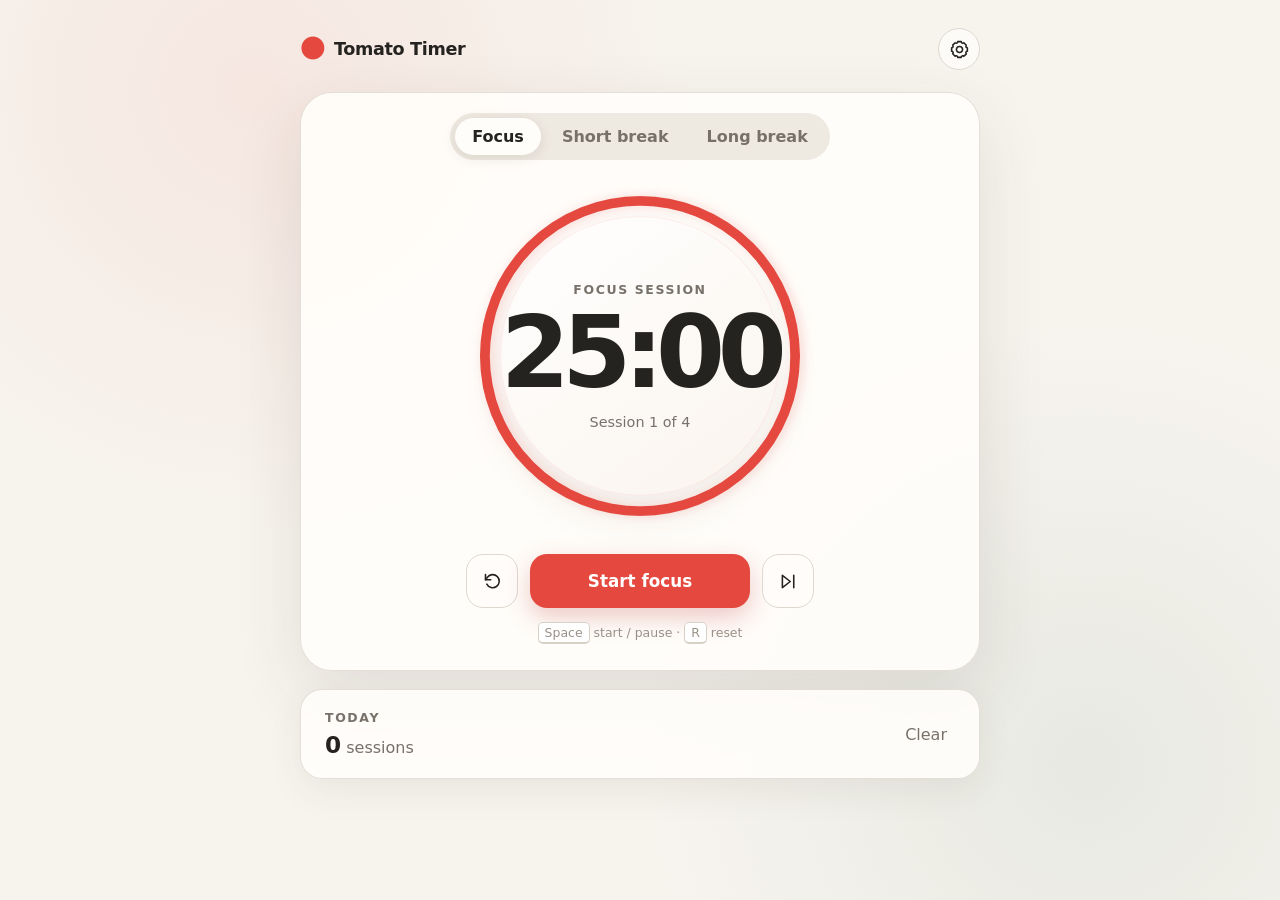
<file: index.html>
<!doctype html>
<html lang="en">
<head>
  <meta charset="UTF-8">
  <meta name="viewport" content="width=device-width, initial-scale=1.0">
  <meta name="theme-color" content="#e5483f">
  <meta name="description" content="A calm, private-by-default Pomodoro timer that works without an account.">
  <title>Tomato Timer</title>
  <link rel="icon" type="image/svg+xml" href="data:image/svg+xml,%3Csvg xmlns='http://www.w3.org/2000/svg' viewBox='0 0 64 64'%3E%3Ccircle cx='32' cy='35' r='24' fill='%23e5483f'/%3E%3Cpath d='M32 15c-4-6-10-7-13-4 5 1 7 5 8 8-5-2-9-1-12 2 6 2 11 2 17-1 6 3 11 3 17 1-3-3-7-4-12-2 1-3 3-7 8-8-3-3-9-2-13 4Z' fill='%232f6a4f'/%3E%3C/svg%3E">
  <link rel="stylesheet" href="style.css">
</head>
<body>
  <main class="app-shell">
    <header class="topbar">
      <a class="brand" href="#" aria-label="Tomato Timer home">
        <span class="brand-mark" aria-hidden="true">●</span>
        <span>Tomato Timer</span>
      </a>
      <button class="icon-button" id="settingsButton" aria-label="Open settings" title="Settings">
        <svg viewBox="0 0 24 24" aria-hidden="true"><path d="M12 15.5a3.5 3.5 0 1 0 0-7 3.5 3.5 0 0 0 0 7Z"/><path d="M19.4 15a1.7 1.7 0 0 0 .34 1.88l.06.06-2.83 2.83-.06-.06a1.7 1.7 0 0 0-1.88-.34 1.7 1.7 0 0 0-1.03 1.56V21h-4v-.08a1.7 1.7 0 0 0-1.03-1.56 1.7 1.7 0 0 0-1.88.34l-.06.06-2.83-2.83.06-.06A1.7 1.7 0 0 0 4.6 15 1.7 1.7 0 0 0 3.08 14H3v-4h.08A1.7 1.7 0 0 0 4.6 9a1.7 1.7 0 0 0-.34-1.88l-.06-.06 2.83-2.83.06.06A1.7 1.7 0 0 0 8.97 4.6 1.7 1.7 0 0 0 10 3.08V3h4v.08a1.7 1.7 0 0 0 1.03 1.56 1.7 1.7 0 0 0 1.88-.34l.06-.06 2.83 2.83-.06.06A1.7 1.7 0 0 0 19.4 9 1.7 1.7 0 0 0 20.92 10H21v4h-.08A1.7 1.7 0 0 0 19.4 15Z"/></svg>
      </button>
    </header>

    <section class="timer-card" aria-labelledby="modeTitle">
      <div class="mode-tabs" role="tablist" aria-label="Timer mode">
        <button class="mode-tab active" role="tab" aria-selected="true" data-mode="focus">Focus</button>
        <button class="mode-tab" role="tab" aria-selected="false" data-mode="short">Short break</button>
        <button class="mode-tab" role="tab" aria-selected="false" data-mode="long">Long break</button>
      </div>

      <div class="timer-face">
        <svg class="progress-ring" viewBox="0 0 320 320" aria-hidden="true">
          <circle class="ring-track" cx="160" cy="160" r="146"/>
          <circle class="ring-progress" id="ringProgress" cx="160" cy="160" r="146"/>
        </svg>
        <div class="timer-content">
          <p class="eyebrow" id="modeTitle">Focus session</p>
          <time id="timer" datetime="PT25M">25:00</time>
          <p class="round-label" id="roundLabel">Session 1 of 4</p>
        </div>
      </div>

      <div class="controls">
        <button class="secondary-button" id="resetButton" aria-label="Reset timer" title="Reset (R)">
          <svg viewBox="0 0 24 24" aria-hidden="true"><path d="M4 4v6h6"/><path d="M5.5 15a7.5 7.5 0 1 0 .7-7.9L4 10"/></svg>
        </button>
        <button class="primary-button" id="startButton">Start focus</button>
        <button class="secondary-button" id="skipButton" aria-label="Skip to next stage" title="Skip (S)">
          <svg viewBox="0 0 24 24" aria-hidden="true"><path d="m5 5 9 7-9 7V5Z"/><path d="M18 5v14"/></svg>
        </button>
      </div>
      <p class="shortcut-hint"><kbd>Space</kbd> start / pause · <kbd>R</kbd> reset</p>
    </section>

    <section class="today-card" aria-labelledby="todayTitle">
      <div>
        <p class="eyebrow" id="todayTitle">Today</p>
        <p class="today-count"><strong id="todayCount">0</strong> sessions</p>
      </div>
      <div class="tomatoes" id="tomatoes" aria-label="Sessions completed today"></div>
      <button class="text-button" id="clearToday">Clear</button>
    </section>
  </main>

  <dialog id="settingsDialog">
    <form method="dialog" id="settingsForm">
      <div class="dialog-header">
        <div>
          <p class="eyebrow">Preferences</p>
          <h2>Set your rhythm</h2>
        </div>
        <button class="icon-button" value="cancel" aria-label="Close settings">×</button>
      </div>
      <div class="field-grid">
        <label>Focus minutes<input id="focusMinutes" type="number" min="1" max="120" inputmode="numeric" required></label>
        <label>Short break minutes<input id="shortMinutes" type="number" min="1" max="60" inputmode="numeric" required></label>
        <label>Long break minutes<input id="longMinutes" type="number" min="1" max="90" inputmode="numeric" required></label>
        <label>Sessions before long break<input id="roundsBeforeLong" type="number" min="1" max="12" inputmode="numeric" required></label>
      </div>
      <label class="switch-row"><span><strong>Auto-start next stage</strong><small>Continue immediately when a stage ends</small></span><input id="autoStart" type="checkbox" role="switch"></label>
      <label class="switch-row"><span><strong>Completion sound</strong><small>Play a soft chime at the end of each stage</small></span><input id="soundEnabled" type="checkbox" role="switch"></label>
      <div class="dialog-actions">
        <button class="ghost-button" value="cancel">Cancel</button>
        <button class="save-button" id="saveSettings" value="default">Save settings</button>
      </div>
    </form>
  </dialog>

  <script src="app.js"></script>
</body>
</html>
</file>
<file: style.css>
:root {
  color-scheme: light;
  --ink: #252320;
  --muted: #77716a;
  --paper: #f7f4ee;
  --surface: #fffdfa;
  --line: #ded8cf;
  --tomato: #e5483f;
  --tomato-dark: #b92e2a;
  --leaf: #2f6a4f;
  --shadow: 0 24px 70px rgba(52, 38, 26, .11);
  font-family: Inter, ui-sans-serif, system-ui, -apple-system, BlinkMacSystemFont, "Segoe UI", "Noto Sans SC", sans-serif;
}

* { box-sizing: border-box; }

body {
  margin: 0;
  min-height: 100vh;
  color: var(--ink);
  background:
    radial-gradient(circle at 20% 10%, rgba(229,72,63,.08), transparent 28rem),
    radial-gradient(circle at 85% 85%, rgba(47,106,79,.08), transparent 28rem),
    var(--paper);
}

button, input { font: inherit; }
button { color: inherit; }
button:focus-visible, input:focus-visible { outline: 3px solid rgba(229,72,63,.35); outline-offset: 3px; }

.app-shell { width: min(100% - 32px, 680px); margin: 0 auto; padding: 28px 0 48px; }
.topbar { display: flex; justify-content: space-between; align-items: center; margin-bottom: 22px; }
.brand { display: inline-flex; align-items: center; gap: 10px; color: inherit; text-decoration: none; font-size: 1.1rem; font-weight: 760; letter-spacing: -.02em; }
.brand-mark { width: 24px; height: 24px; border-radius: 50% 50% 46% 54%; color: var(--tomato); font-size: 30px; line-height: 18px; transform: rotate(-8deg); }
.icon-button, .secondary-button { display: grid; place-items: center; border: 1px solid var(--line); background: rgba(255,253,250,.8); cursor: pointer; }
.icon-button { width: 42px; height: 42px; border-radius: 50%; }
.icon-button svg, .secondary-button svg { width: 21px; fill: none; stroke: currentColor; stroke-width: 1.8; stroke-linecap: round; stroke-linejoin: round; }

.timer-card, .today-card { border: 1px solid rgba(222,216,207,.8); background: rgba(255,253,250,.92); box-shadow: var(--shadow); }
.timer-card { border-radius: 32px; padding: 20px 32px 30px; }
.mode-tabs { width: fit-content; display: flex; gap: 4px; margin: 0 auto 26px; padding: 5px; border-radius: 999px; background: #eee9e1; }
.mode-tab { border: 0; border-radius: 999px; padding: 9px 17px; background: transparent; color: var(--muted); font-weight: 680; cursor: pointer; }
.mode-tab.active { color: var(--ink); background: var(--surface); box-shadow: 0 3px 14px rgba(55,42,33,.1); }

.timer-face { width: min(78vw, 340px); aspect-ratio: 1; position: relative; display: grid; place-items: center; margin: 0 auto 28px; }
.progress-ring { width: 100%; height: 100%; transform: rotate(-90deg); overflow: visible; }
.progress-ring circle { fill: none; stroke-width: 9; }
.ring-track { stroke: #ebe6de; }
.ring-progress { stroke: var(--tomato); stroke-linecap: round; stroke-dasharray: 917.35; stroke-dashoffset: 0; transition: stroke-dashoffset .35s linear, stroke .25s ease; filter: drop-shadow(0 3px 5px rgba(229,72,63,.2)); }
.timer-face::before { content: ""; position: absolute; inset: 30px; border-radius: 50%; background: linear-gradient(145deg, #fff, #faf4ed); box-shadow: inset 0 0 0 1px rgba(229,72,63,.08), 0 18px 45px rgba(78,51,33,.08); }
.timer-content { position: absolute; z-index: 1; text-align: center; }
.eyebrow { margin: 0 0 6px; color: var(--muted); font-size: .78rem; font-weight: 760; letter-spacing: .13em; text-transform: uppercase; }
#timer { display: block; font-variant-numeric: tabular-nums; font-size: clamp(4.1rem, 15vw, 6.2rem); font-weight: 740; line-height: 1; letter-spacing: -.075em; }
.round-label { margin: 12px 0 0; color: var(--muted); font-size: .9rem; }

.controls { display: grid; grid-template-columns: 52px minmax(170px, 220px) 52px; justify-content: center; gap: 12px; }
.primary-button, .save-button { border: 0; background: var(--tomato); color: white; font-weight: 760; cursor: pointer; box-shadow: 0 9px 24px rgba(185,46,42,.25); }
.primary-button { min-height: 54px; border-radius: 17px; font-size: 1.05rem; }
.primary-button:hover, .save-button:hover { background: var(--tomato-dark); }
.secondary-button { border-radius: 17px; }
.secondary-button:hover, .icon-button:hover { background: #f3eee7; }
.shortcut-hint { margin: 17px 0 0; text-align: center; color: #999188; font-size: .78rem; }
kbd { padding: 2px 6px; border: 1px solid #d6d0c7; border-bottom-width: 2px; border-radius: 5px; background: white; font-family: inherit; }

.today-card { display: grid; grid-template-columns: auto 1fr auto; gap: 20px; align-items: center; margin-top: 18px; padding: 20px 24px; border-radius: 22px; box-shadow: 0 12px 36px rgba(52,38,26,.07); }
.today-count { margin: 0; color: var(--muted); }
.today-count strong { color: var(--ink); font-size: 1.45rem; }
.tomatoes { display: flex; flex-wrap: wrap; justify-content: center; gap: 6px; min-height: 20px; }
.tomato-dot { width: 13px; height: 13px; border-radius: 50% 50% 46% 54%; background: var(--tomato); transform: rotate(-7deg); box-shadow: inset 0 0 0 1px rgba(120,20,20,.1); }
.text-button { border: 0; padding: 8px; background: transparent; color: var(--muted); cursor: pointer; }
.text-button:hover { color: var(--tomato-dark); }

dialog { width: min(520px, calc(100% - 28px)); border: 1px solid var(--line); border-radius: 26px; padding: 0; color: var(--ink); background: var(--surface); box-shadow: 0 30px 100px rgba(31,24,18,.28); }
dialog::backdrop { background: rgba(32,27,23,.48); backdrop-filter: blur(4px); }
dialog form { padding: 26px; }
.dialog-header { display: flex; justify-content: space-between; align-items: flex-start; margin-bottom: 24px; }
.dialog-header h2 { margin: 0; font-size: 1.55rem; letter-spacing: -.035em; }
.dialog-header .icon-button { border: 0; font-size: 1.6rem; }
.field-grid { display: grid; grid-template-columns: 1fr 1fr; gap: 16px; }
.field-grid label { display: grid; gap: 7px; color: var(--muted); font-size: .88rem; font-weight: 650; }
.field-grid input { width: 100%; padding: 12px 13px; border: 1px solid var(--line); border-radius: 12px; background: #fbf8f3; color: var(--ink); font-size: 1rem; }
.switch-row { display: flex; justify-content: space-between; gap: 20px; align-items: center; padding: 18px 2px 0; }
.switch-row span { display: grid; gap: 3px; }
.switch-row strong { font-size: .95rem; }
.switch-row small { color: var(--muted); }
.switch-row input { width: 46px; height: 26px; accent-color: var(--tomato); }
.dialog-actions { display: flex; justify-content: flex-end; gap: 10px; margin-top: 26px; }
.ghost-button, .save-button { padding: 11px 20px; border-radius: 12px; }
.ghost-button { border: 1px solid var(--line); background: white; cursor: pointer; }
.save-button { min-width: 110px; }

body.break-mode { --tomato: #2f7f61; --tomato-dark: #235f49; }

@media (max-width: 560px) {
  .app-shell { width: min(100% - 20px, 680px); padding-top: 16px; }
  .timer-card { padding: 16px 14px 24px; border-radius: 26px; }
  .mode-tabs { width: 100%; justify-content: center; }
  .mode-tab { flex: 1; padding-inline: 8px; }
  .timer-face { width: min(82vw, 330px); }
  .today-card { grid-template-columns: 1fr auto; }
  .tomatoes { grid-column: 1 / -1; grid-row: 2; justify-content: flex-start; }
  .field-grid { grid-template-columns: 1fr; }
  .shortcut-hint { display: none; }
}

@media (prefers-reduced-motion: reduce) {
  *, *::before, *::after { scroll-behavior: auto !important; transition: none !important; }
}
</file>
